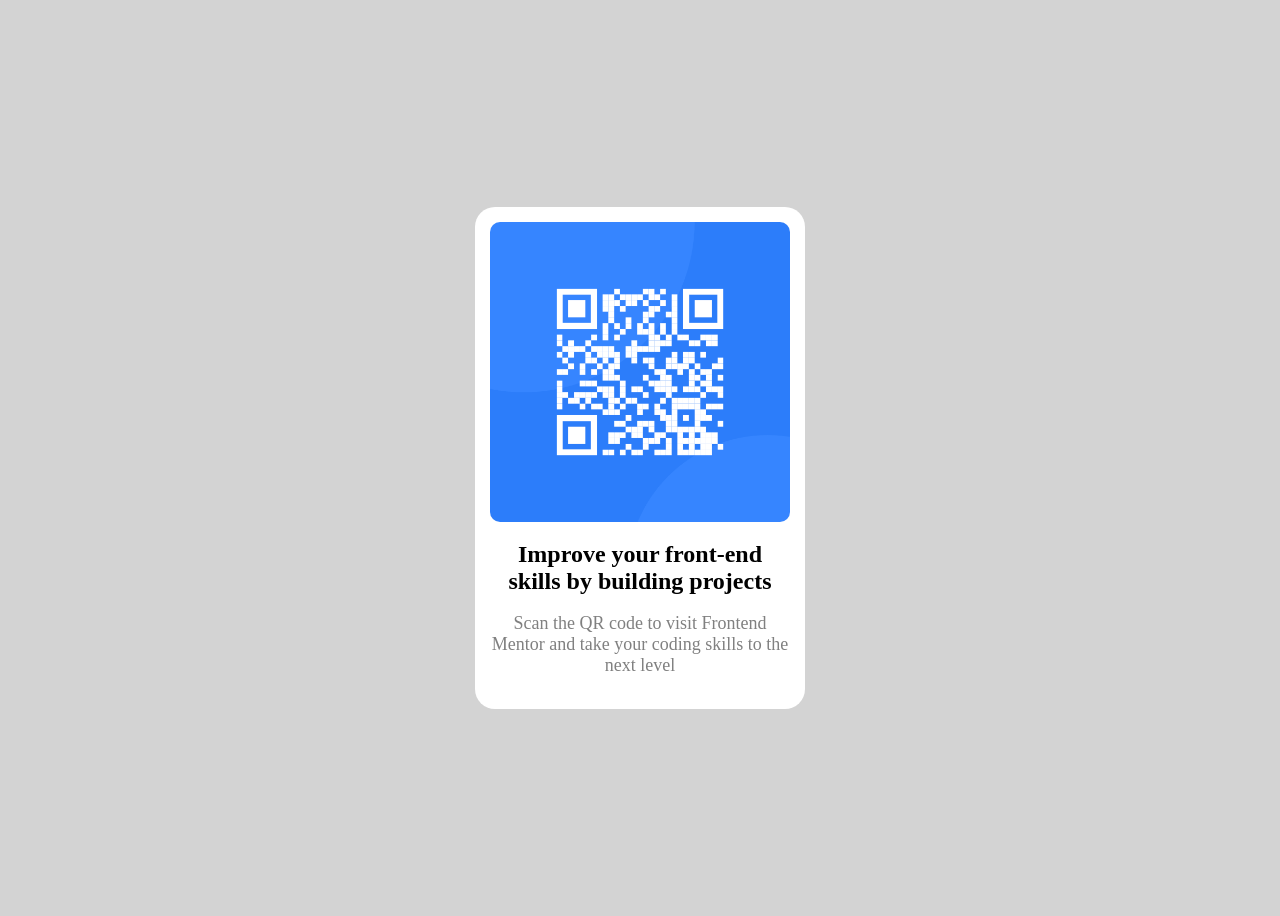
<file: qr-karta/index.html>
<!DOCTYPE html>
<html lang="en">
<head>
  <meta charset="UTF-8">
  <meta name="viewport" content="width=device-width, initial-scale=1.0"> <!-- displays site properly based on user's device -->
  <link rel="stylesheet" href="styles.css">
  <link rel="icon" type="image/png" sizes="32x32" href="favicon-32x32.png">
  
  <div class="card">
    <img src="image-qr-code.png" alt="QR code">
  
    <h2>
      Improve your front-end skills by building projects
    </h2>
  
    <p>
      Scan the QR code to visit Frontend Mentor and take your coding skills to the next level
    </p>
  </div>


</body>
</html>
</file>
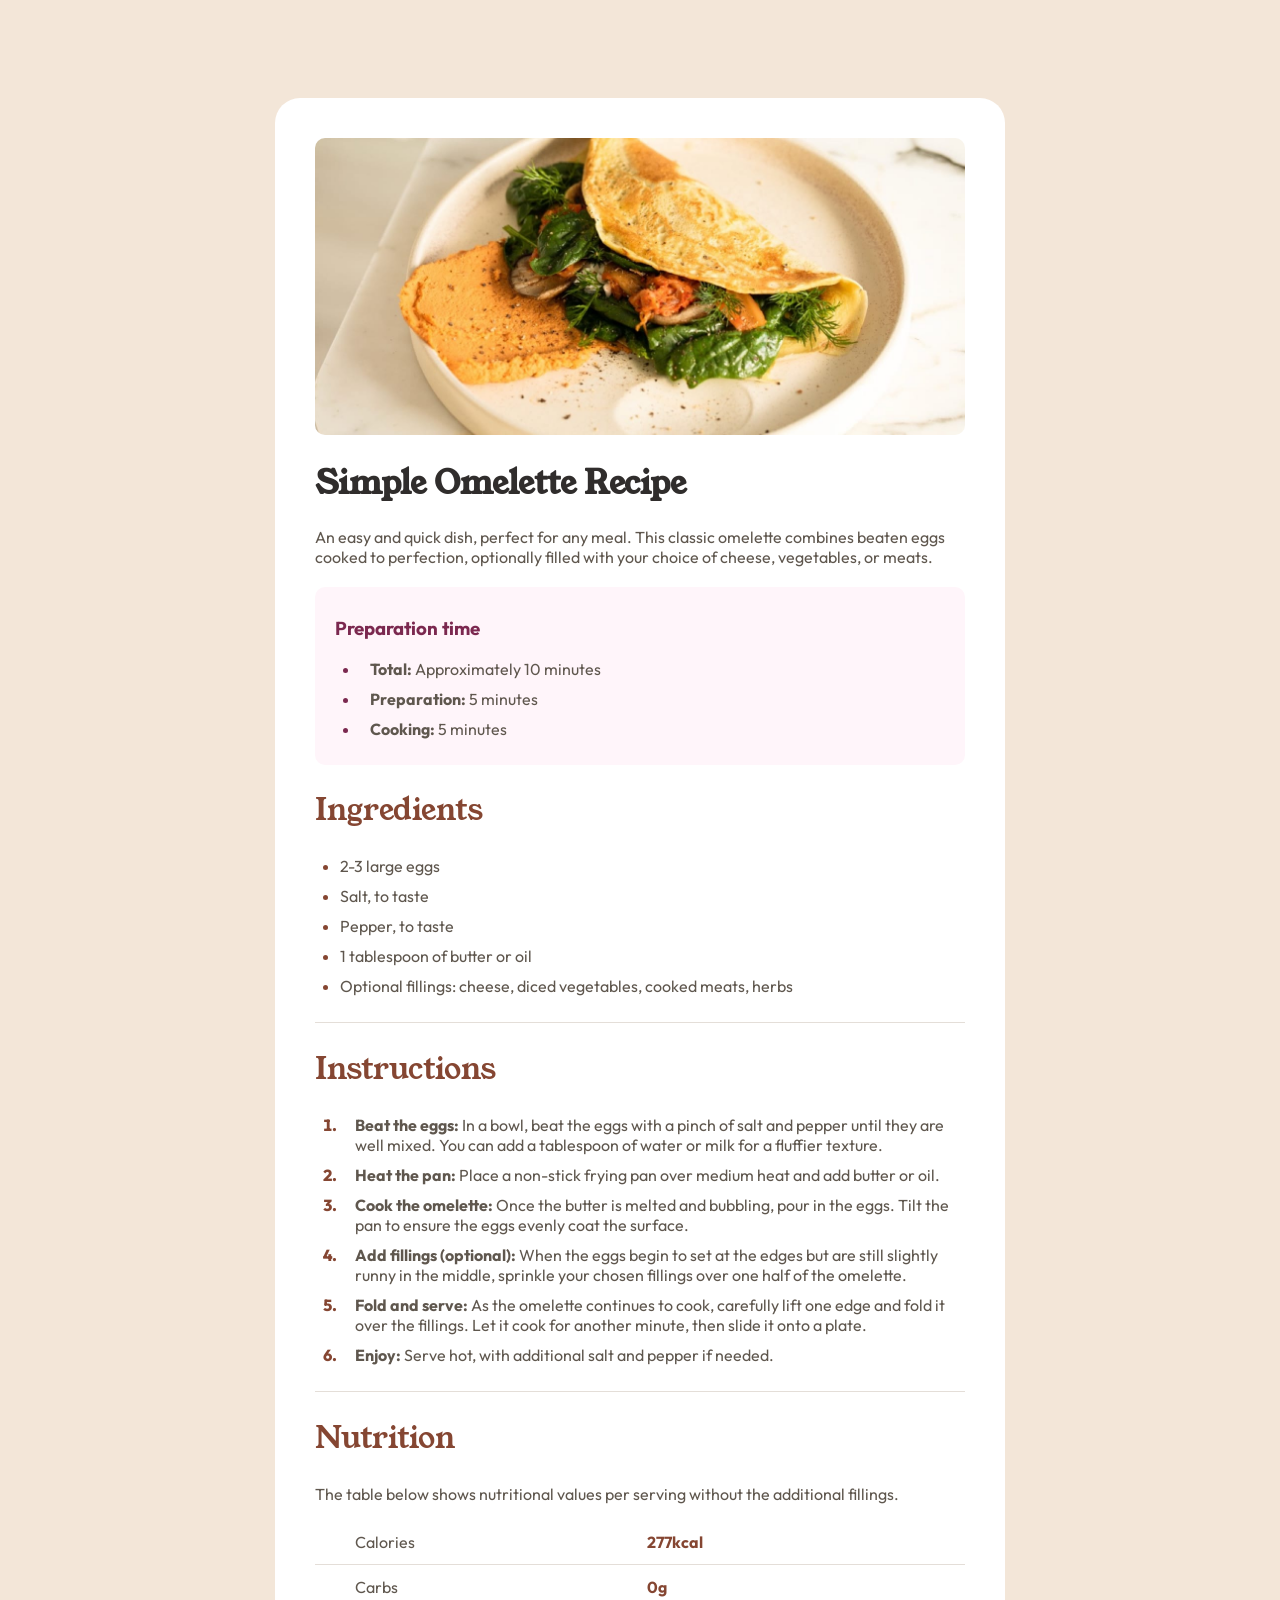
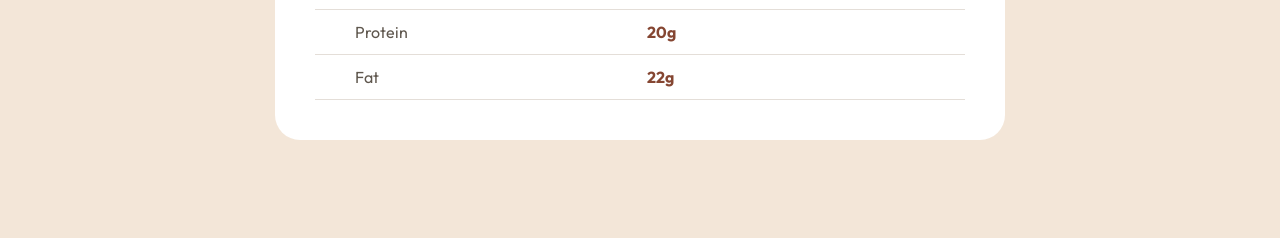
<file: recept-web/index.html>
<!DOCTYPE html>
<html lang="en">
<head>

    <meta charset="UTF-8">
    <meta name="viewport" content="width=device-width, initial-scale=1.0">
    <title>Recipe-page</title>

    <link rel="stylesheet" href="styles.css">
    <link href="https://fonts.googleapis.com/css2?family=Young+Serif&family=Outfit:wght@400;600;700&display=swap" rel="stylesheet">
    <link rel="icon" type="image/png" sizes="32x32" href="favicon-32x32.png">


</head>


<body>

    <main class="container">

        <img src="image-omelette.jpeg" alt="omeleta">

        <h1>Simple Omelette Recipe</h1>

        <p class="description">
            An easy and quick dish, perfect for any meal. This classic omelette combines beaten eggs cooked 
            to perfection, optionally filled with your choice of cheese, vegetables, or meats.
        </p>

        <section class="preparition_time">
            <h3>Preparation time</h3>
            <ul>
                <li><strong>Total:</strong> Approximately 10 minutes</li>
                <li><strong>Preparation:</strong> 5 minutes</li>
                <li><strong>Cooking:</strong> 5 minutes</li>
            </ul>
        </section>

        <section class="ingredients">
            <h2>Ingredients</h2>

            <ul>
                <li>2-3 large eggs</li>
                <li>Salt, to taste</li>
                <li>Pepper, to taste</li>
                <li>1 tablespoon of butter or oil</li>
                <li>Optional fillings: cheese, diced vegetables, cooked meats, herbs</li>
            </ul>
        </section>

        

        <section class="instructions">
            <h2>Instructions</h2>
            
            <ol>
                <li><strong>Beat the eggs:</strong> In a bowl, beat the eggs with a pinch of salt and pepper until they are well mixed. 
                You can add a tablespoon of water or milk for a fluffier texture.</li>

                <li><strong>Heat the pan:</strong> Place a non-stick frying pan over medium heat and add butter or oil.</li>

                <li><strong>Cook the omelette:</strong> Once the butter is melted and bubbling, pour in the eggs. Tilt the pan to ensure 
                the eggs evenly coat the surface.</li>

                <li><strong>Add fillings (optional):</strong> When the eggs begin to set at the edges but are still slightly runny in the 
                middle, sprinkle your chosen fillings over one half of the omelette.</li>

                <li><strong>Fold and serve:</strong> As the omelette continues to cook, carefully lift one edge and fold it over the 
                fillings. Let it cook for another minute, then slide it onto a plate.</li>

                <li><strong>Enjoy:</strong> Serve hot, with additional salt and pepper if needed.</li>
            </ol>
        </section>

        <section class="nutrition">
            <h2>Nutrition</h2>

            <p>The table below shows nutritional values per serving without the additional fillings.</p>


            <table>
                <tr>
                    <td>Calories</td>
                    <td>277kcal</td>
                </tr>

                <tr>
                    <td>Carbs</td>
                    <td>0g</td>
                </tr>

                <tr>
                    <td>Protein</td>
                    <td>20g</td>
                </tr>

                <tr>
                    <td>Fat</td>
                    <td>22g</td>
                </tr>
            </table>
        </section>
  </main>

</body>


</html>
</file>
<file: qr-karta/styles.css>
body {
    background-color: lightgray;
    display: flex;
    justify-content: center;
    align-items: center;
    height: 100vh;

}

.card {
    background: white;
    border-radius: 20px;
    text-align: center;
    width: 300px;;
    padding: 15px;
}



.card img {
    width: 100%;
    border-radius: 10px;

}

p {
    font-size: 18px;
    color: gray;
}


h2 {
    font-size: 24px;
    margin: 15px 0px;
}
</file>
<file: recept-web/styles.css>
body {
    background-color: hsl(30, 54%, 90%);
    font-family: 'Outfit', sans-serif;
    padding: 50px 0px;
}

h1 {
    font-family: 'Young Serif', serif;
    color: hsl(24, 5%, 18%);
}

h2 {
    font-size: 30px;
    font-family: 'Young Serif', serif;
    font-weight: 25;
    color: hsl(14, 45%, 36%);
}

p {
    font-size: 16px;
    color: hsl(30, 10%, 34%);
}

ul, ol {
  padding-left: 25px;
  margin-left: 0;
}


.container {
    background-color: white;
    width: 650px;
    border-radius: 25px;
    padding: 40px;
    margin: 40px auto;
}

.container img {
    width: 100%;
    border-radius: 10px;
}


.preparition_time {
    background-color: hsl(330, 100%, 98%);
    padding: 10px 20px;
    border-radius: 10px;
    margin: 20px 0;
}

.preparition_time h3 {
    color: hsl(332, 51%, 32%);
}

.preparition_time ul {
    padding-left: 25px;
}

.preparition_time li {
    margin-bottom: 10px;
    color: hsl(30, 10%, 34%);
    padding-left: 10px;
}

.preparition_time li::marker {
    color: hsl(332, 51%, 32%);
}





.ingredients {
    color: hsl(30, 10%, 34%);
}

.ingredients li {
    padding-left: 0px;
    padding-bottom: 10px;
}

.ingredients li::marker {
    color: hsl(14, 45%, 36%);

}



.instructions {
    border-top: 1px solid hsl(30, 18%, 87%);
    border-bottom: 1px solid hsl(30, 18%, 87%);
}

.instructions li {
    padding-left: 15px;
    padding-bottom: 10px;
    color: hsl(30, 10%, 34%);
}

.instructions li::marker {
    color: hsl(14, 45%, 36%);
    font-weight: 800;
}





.nutrition table {
    width: 100%;
    border-collapse: collapse;
    margin-top: 15px;
}

.nutrition tr {
    border-bottom: 1px solid hsl(30, 18%, 87%);
}

.nutrition td {
    padding: 12px 0px;
}


.nutrition td:first-child {
    color: hsl(30, 10%, 34%);
    padding-left: 40px;
}

.nutrition td:last-child {
    font-weight: bold;
    color: hsl(14, 45%, 36%);
    padding-right: 40px;
}
</file>
